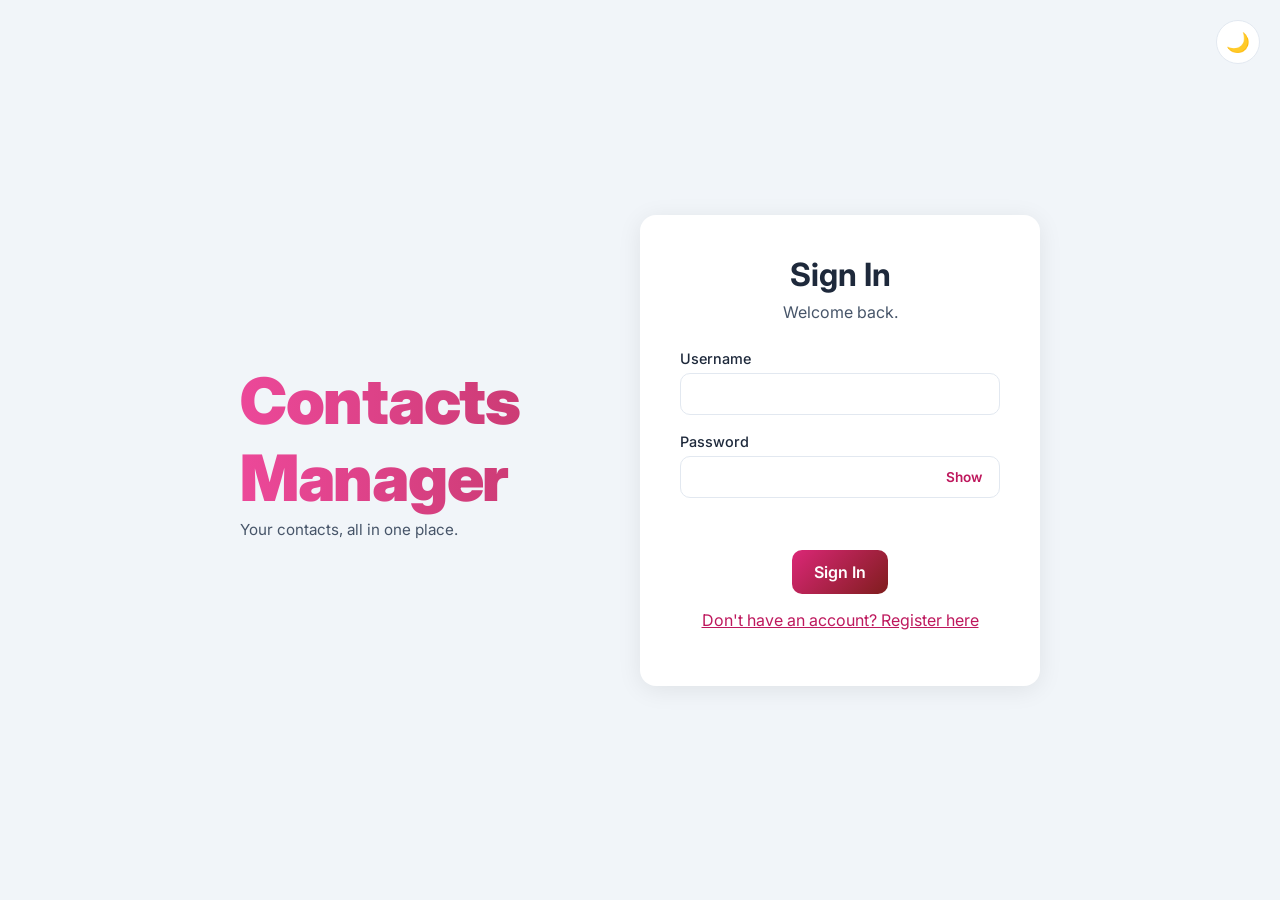
<file: index.html>
<!DOCTYPE html>
<html lang="en">
<head>
  <meta charset="UTF-8" />
  <meta name="viewport" content="width=device-width, initial-scale=1.0" />
  <title>Sign In - Contacts Manager</title>
  <link rel="stylesheet" href="css/style.css" />
  <link rel="preconnect" href="https://fonts.googleapis.com">
  <link rel="preconnect" href="https://fonts.gstatic.com" crossorigin>
  <link href="https://fonts.googleapis.com/css2?family=Inter:wght@400;500;600;700;800;900&display=swap" rel="stylesheet">
  <link rel="icon" href="data:image/svg+xml,<svg xmlns=%22http://www.w3.org/2000/svg%22 viewBox=%220 0 100 100%22><text y=%22.9em%22 font-size=%2290%22>⭐</text></svg>">
</head>
<body>
    <button type="button" id="theme-toggle" class="theme-toggle" aria-label="Switch to dark mode">🌙</button>
    <main class="center-container">
        <div class="brand">
          <h1 class="brand-title">Contacts Manager</h1>
          <p class="brand-tagline">Your contacts, all in one place.</p>
        </div>
        <div class="card" id="login-card">
            <h2>Sign In</h2>
            <p class="subtitle">Welcome back.</p>

            <form id="login-form">
            <div class="form-group">
                <label for="login">Username</label>
                <input type="text" id="login" name="login" autocomplete="username" />
            </div>

            <div class="form-group">
                <label for="password">Password</label>
                <div class="password-wrapper">
                <input type="password" id="password" name="password" autocomplete="current-password" />
                <button type="button" id="toggle-password" class="toggle-password-btn" aria-controls="password" aria-pressed="false">Show</button>
                </div>
            </div>

            <div id="form-message" role="status" aria-live="polite"></div>

            <button type="submit" class="button button-primary">Sign In</button>
            </form>

            <p><a href="register.html">Don't have an account? Register here</a></p>
        </div>
    </main>
    <script src="js/common.js"></script>
    <script src="js/auth.js"></script>
    <script>
        const themeToggle = document.getElementById("theme-toggle");
        const savedTheme = localStorage.getItem("theme");

        if (savedTheme === "dark") {
            document.documentElement.setAttribute("data-theme", "dark");
            themeToggle.textContent = "☀️";
            themeToggle.setAttribute("aria-label", "Switch to light mode");
        }

        themeToggle.addEventListener("click", function () {
            const isDark = document.documentElement.getAttribute("data-theme") === "dark";

            if (isDark) {
            document.documentElement.removeAttribute("data-theme");
            localStorage.setItem("theme", "light");
            themeToggle.textContent = "🌙";
            themeToggle.setAttribute("aria-label", "Switch to dark mode");
            } else {
            document.documentElement.setAttribute("data-theme", "dark");
            localStorage.setItem("theme", "dark");
            themeToggle.textContent = "☀️";
            themeToggle.setAttribute("aria-label", "Switch to light mode");
            }
        });
    </script>

    <script>
        const togglePassword = document.getElementById("toggle-password");
        const passwordInput = document.getElementById("password");

        togglePassword.addEventListener("click", function () {
            const isPassword = passwordInput.type === "password";
            passwordInput.type = isPassword ? "text" : "password";
            togglePassword.textContent = isPassword ? "Hide" : "Show";
            togglePassword.setAttribute("aria-pressed", String(isPassword));
        });
    </script>
</body>
</html>
</file>
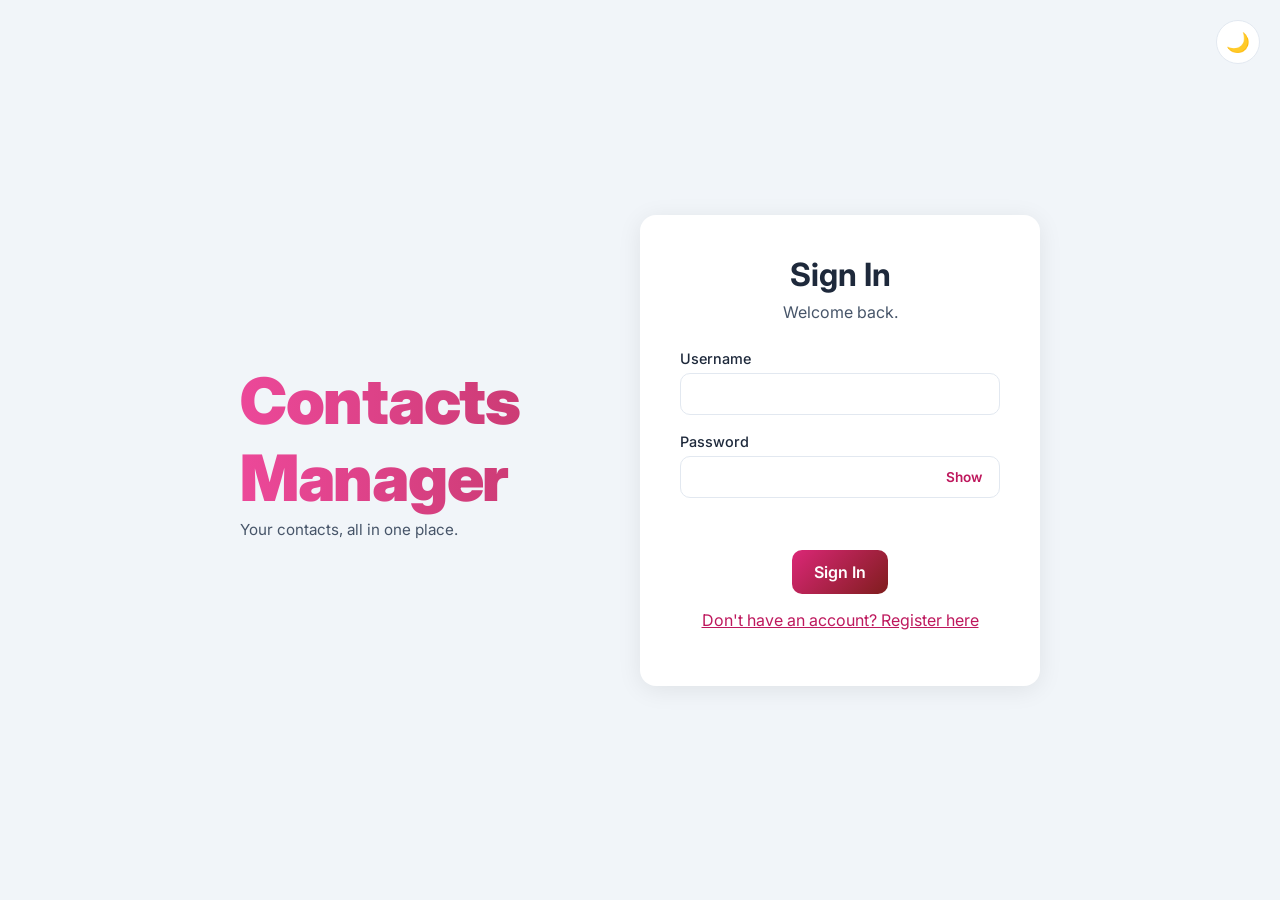
<file: account.html>
<!DOCTYPE html>
<html lang="en">
<head>
  <meta charset="UTF-8" />
  <meta name="viewport" content="width=device-width, initial-scale=1.0" />
  <title>Account - Contacts Manager</title>
  <link rel="stylesheet" href="css/style.css" />
  <link rel="preconnect" href="https://fonts.googleapis.com">
  <link rel="preconnect" href="https://fonts.gstatic.com" crossorigin>
  <link href="https://fonts.googleapis.com/css2?family=Inter:wght@400;500;600;700;800;900&display=swap" rel="stylesheet">
  <link rel="icon" href="data:image/svg+xml,<svg xmlns=%22http://www.w3.org/2000/svg%22 viewBox=%220 0 100 100%22><text y=%22.9em%22 font-size=%2290%22>⭐</text></svg>">
</head>
<body>

  <header class="topbar">
    <p class="topbar-title">Contacts Manager</p>
    <div class="topbar-right">
      <span id="welcome-message"></span>
      <button type="button" id="logout-button" class="button button-secondary">Log Out</button>
    </div>
  </header>

  <main class="page-content">
    <h1 class="page-title">Your account</h1>
    <p class="subtitle" id="account-summary"></p>

    <div id="forced-banner" class="notice" role="status" style="display: none;">
      <strong>Please choose a new password.</strong>
      An administrator reset your password. Enter the temporary password you were given, then pick a new one.
    </div>

    <section class="panel" id="profile-panel" aria-labelledby="profile-heading">
      <h2 id="profile-heading">Profile</h2>
      <div class="form-row">
        <div class="form-group">
          <label for="firstName">First Name</label>
          <input type="text" id="firstName" maxlength="50" autocomplete="given-name" />
        </div>
        <div class="form-group">
          <label for="lastName">Last Name</label>
          <input type="text" id="lastName" maxlength="50" autocomplete="family-name" />
        </div>
      </div>
      <div id="profile-message" class="form-message" role="alert"></div>
      <button type="button" id="save-profile-button" class="button button-primary">Save Profile</button>
    </section>

    <section class="panel" aria-labelledby="password-heading">
      <h2 id="password-heading">Change password</h2>
      <div class="form-group">
        <label for="current-password" id="current-password-label">Current Password</label>
        <input type="password" id="current-password" autocomplete="current-password" />
      </div>
      <div class="form-row">
        <div class="form-group">
          <label for="new-password">New Password</label>
          <input type="password" id="new-password" autocomplete="new-password" aria-describedby="password-hint" />
        </div>
        <div class="form-group">
          <label for="confirm-password">Confirm New Password</label>
          <input type="password" id="confirm-password" autocomplete="new-password" aria-describedby="password-hint" />
        </div>
      </div>
      <p class="field-hint" id="password-hint">At least 8 characters. Changing it signs you out on your other devices.</p>
      <div id="password-message" class="form-message" role="alert"></div>
      <button type="button" id="save-password-button" class="button button-primary">Change Password</button>
    </section>

    <section class="panel panel-danger" id="danger-panel" aria-labelledby="delete-heading">
      <h2 id="delete-heading">Delete account</h2>
      <p class="subtitle" id="delete-warning">Permanently deletes your account, your contacts and tags, and anything you shared.</p>
      <div class="form-group">
        <label for="delete-password">Type your password to confirm</label>
        <input type="password" id="delete-password" autocomplete="current-password" aria-describedby="delete-warning" />
      </div>
      <div id="delete-message" class="form-message" role="alert"></div>
      <button type="button" id="delete-account-button" class="button button-danger">Delete My Account</button>
    </section>
  </main>

  <script src="js/common.js"></script>
  <script src="js/account.js"></script>
  <script>
    const savedTheme = localStorage.getItem("theme");
    if (savedTheme === "dark") {
      document.documentElement.setAttribute("data-theme", "dark");
    }
  </script>
</body>
</html>
</file>
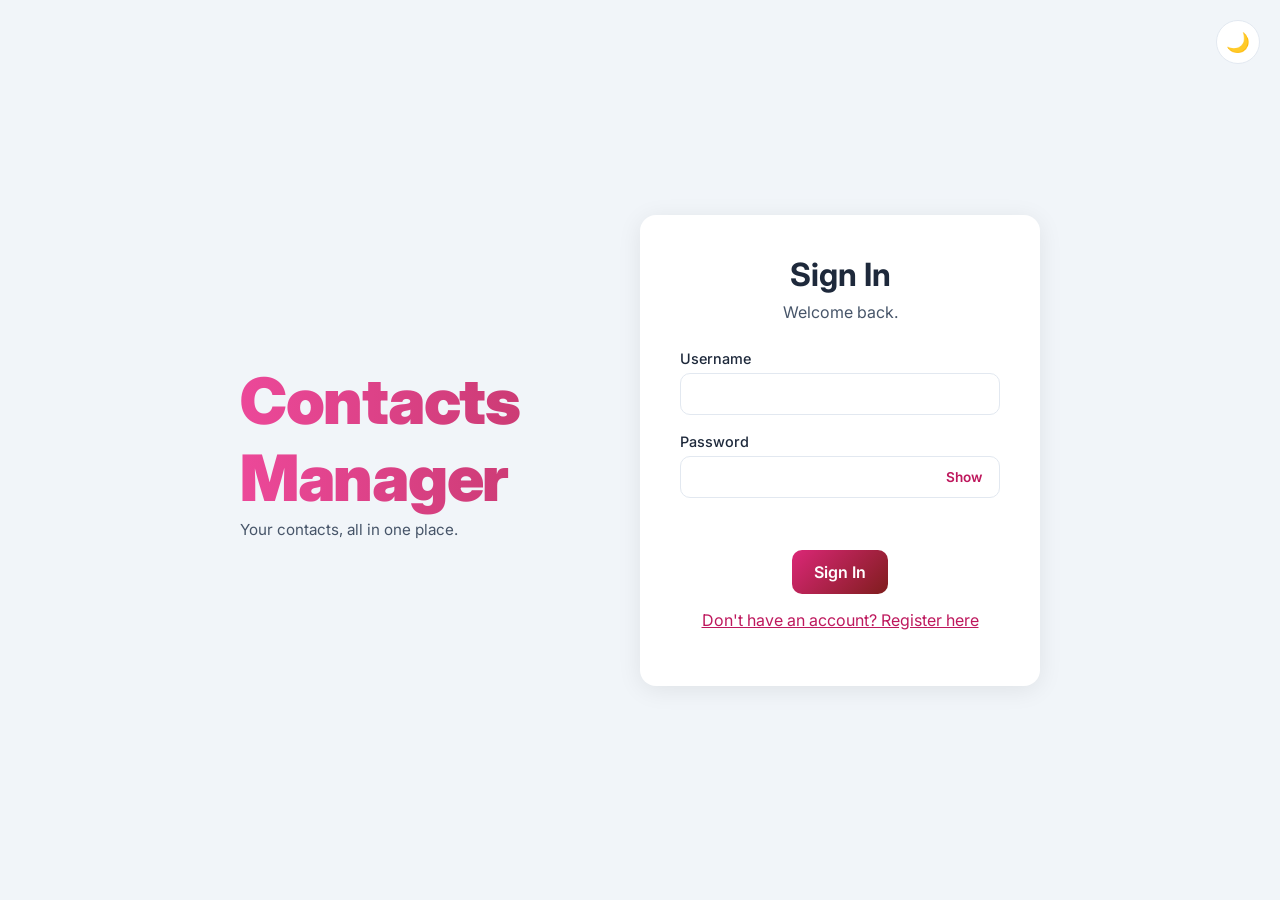
<file: admin.html>
<!DOCTYPE html>
<html lang="en">
<head>
  <meta charset="UTF-8" />
  <meta name="viewport" content="width=device-width, initial-scale=1.0" />
  <title>Admin - Contacts Manager</title>
  <link rel="stylesheet" href="css/style.css" />
  <link rel="preconnect" href="https://fonts.googleapis.com">
  <link rel="preconnect" href="https://fonts.gstatic.com" crossorigin>
  <link href="https://fonts.googleapis.com/css2?family=Inter:wght@400;500;600;700;800;900&display=swap" rel="stylesheet">
  <link rel="icon" href="data:image/svg+xml,<svg xmlns=%22http://www.w3.org/2000/svg%22 viewBox=%220 0 100 100%22><text y=%22.9em%22 font-size=%2290%22>⭐</text></svg>">  
</head>
<body>

  <header class="topbar">
    <h1 class="topbar-title">Admin Panel</h1>
    <div class="topbar-right">
      <span id="welcome-message"></span>
      <button type="button" id="logout-button" class="button button-secondary">Log Out</button>
    </div>
  </header>

  <main class="page-content">
    <div class="tabs" role="tablist" aria-label="Admin sections">
      <button type="button" role="tab" id="tab-users" aria-controls="panel-users" data-tab="users" aria-selected="true">Users</button>
      <button type="button" role="tab" id="tab-stats" aria-controls="panel-stats" data-tab="stats" aria-selected="false" tabindex="-1">Statistics</button>
      <button type="button" role="tab" id="tab-audit" aria-controls="panel-audit" data-tab="audit" aria-selected="false" tabindex="-1">Audit log</button>
    </div>

    <section id="panel-users" role="tabpanel" aria-labelledby="tab-users">
    <div class="search-row">
      <label for="search-input" class="visually-hidden">Search users</label>
      <input type="search" id="search-input" placeholder="Search users..." autocomplete="off" />
      <label for="sort-select" class="visually-hidden">Sort by</label>
      <select id="sort-select" class="button button-secondary">
        <option value="lastName">Last Name (A-Z)</option>
        <option value="firstName">First Name (A-Z)</option>
        <option value="recent">Recently Added</option>
      </select>
      <label for="role-filter" class="visually-hidden">Filter by role</label>
      <select id="role-filter" class="button button-secondary">
        <option value="all">All Roles</option>
        <option value="Admin">Admins Only</option>
        <option value="User">Regular Users</option>
      </select>
      <label for="status-filter" class="visually-hidden">Filter by status</label>
      <select id="status-filter" class="button button-secondary">
        <option value="all">Any Status</option>
        <option value="active">Active</option>
        <option value="disabled">Disabled</option>
        <option value="locked">Locked Out</option>
      </select>
      <button type="button" id="new-user-button" class="button button-primary">+ New User</button>
    </div>

    <p id="user-count" class="subtitle" aria-live="polite"></p>

    <section id="password-form" class="add-form" style="display: none;" aria-labelledby="password-form-heading">
      <h2 id="password-form-heading" class="visually-hidden">Change Password</h2>
      <div class="form-group">
        <label for="new-password">New Password</label>
        <input type="password" id="new-password" autocomplete="new-password" placeholder="Leave empty to generate a temporary password" />
      </div>
      <label class="checkbox"><input type="checkbox" id="must-change-password" checked /> Ask them to choose a new password at next sign-in</label>
      <div id="password-message" class="form-message" role="alert" aria-live="polite"></div>
      <div class="form-actions">
        <button type="button" id="save-password-button" class="button button-primary">Save Password</button>
        <button type="button" id="cancel-password-button" class="button button-secondary">Cancel</button>
      </div>
    </section>

    <div id="users-list"></div>
    </section>

    <section id="panel-stats" role="tabpanel" aria-labelledby="tab-stats" style="display: none;">
      <div id="stat-tiles" class="stats" role="group" aria-label="Summary"></div>
      <div class="chart-grid">
        <div class="chart-card"><h2>Sign-ins, last 14 days</h2><div id="chart-logins"></div></div>
        <div class="chart-card"><h2>New accounts, last 30 days</h2><div id="chart-signups"></div></div>
        <div class="chart-card"><h2>Contacts added, last 30 days</h2><div id="chart-contacts"></div></div>
        <div class="chart-card"><h2>Most contacts</h2><div id="chart-top-users"></div></div>
      </div>
      <div class="chart-card"><h2>Most common actions, last 7 days</h2><div id="chart-actions"></div></div>
    </section>

    <section id="panel-audit" role="tabpanel" aria-labelledby="tab-audit" style="display: none;">
      <div class="search-row">
        <label for="audit-search" class="visually-hidden">Search the audit log</label>
        <input type="search" id="audit-search" placeholder="Search text, username or IP..." autocomplete="off" />
        <label for="audit-action" class="visually-hidden">Filter by action</label>
        <select id="audit-action" class="button button-secondary">
          <option value="">All Actions</option>
        </select>
      </div>
      <div id="audit-list" class="audit-list"></div>
      <div class="pagination">
        <button type="button" id="audit-prev" aria-label="Newer entries" class="button button-secondary button-small">&larr; Newer</button>
        <span id="audit-page" aria-live="polite"></span>
        <button type="button" id="audit-next" aria-label="Older entries" class="button button-secondary button-small">Older &rarr;</button>
      </div>
    </section>
  </main>

  <!-- Create a user or admin -->
  <div id="new-user-modal" class="modal-overlay" style="display: none;">
    <div class="modal-box modal-wide" role="dialog" aria-modal="true" aria-labelledby="new-user-title">
      <h2 id="new-user-title" class="modal-title">New user</h2>
      <div class="form-row">
        <div class="form-group"><label for="nu-firstName">First Name</label><input type="text" id="nu-firstName" autocomplete="off" /></div>
        <div class="form-group"><label for="nu-lastName">Last Name</label><input type="text" id="nu-lastName" autocomplete="off" /></div>
      </div>
      <div class="form-row">
        <div class="form-group"><label for="nu-login">Username</label><input type="text" id="nu-login" autocomplete="off" /></div>
        <div class="form-group">
          <label for="nu-role">Role</label>
          <select id="nu-role"><option value="User">User</option><option value="Admin">Admin</option></select>
        </div>
      </div>
      <div class="form-group">
        <label for="nu-password">Initial Password</label>
        <input type="text" id="nu-password" autocomplete="off" />
      </div>
      <label class="checkbox"><input type="checkbox" id="nu-must-change" checked /> Ask them to choose their own password at first sign-in</label>
      <div id="new-user-message" class="form-message" role="alert"></div>
      <div class="modal-actions">
        <button type="button" id="new-user-save" class="button button-primary">Create</button>
        <button type="button" id="new-user-cancel" class="button button-secondary">Cancel</button>
      </div>
    </div>
  </div>

  <div id="confirm-modal" class="modal-overlay" style="display: none;">
    <div class="modal-box" role="alertdialog" aria-modal="true" aria-labelledby="confirm-message">
      <h2 id="confirm-message" class="modal-message"></h2>
      <div class="modal-actions">
        <button id="confirm-yes-button" class="button button-primary">Disable</button>
        <button id="confirm-no-button" class="button button-secondary">Cancel</button>
      </div>
    </div>
  </div>

  <script src="js/common.js"></script>
  <script src="js/admin.js"></script>
  <script src="js/admin-dashboard.js"></script>
  <script>
    const savedTheme = localStorage.getItem("theme");
    if (savedTheme === "dark") {
      document.documentElement.setAttribute("data-theme", "dark");
    }
  </script>
</body>
</html>
</file>
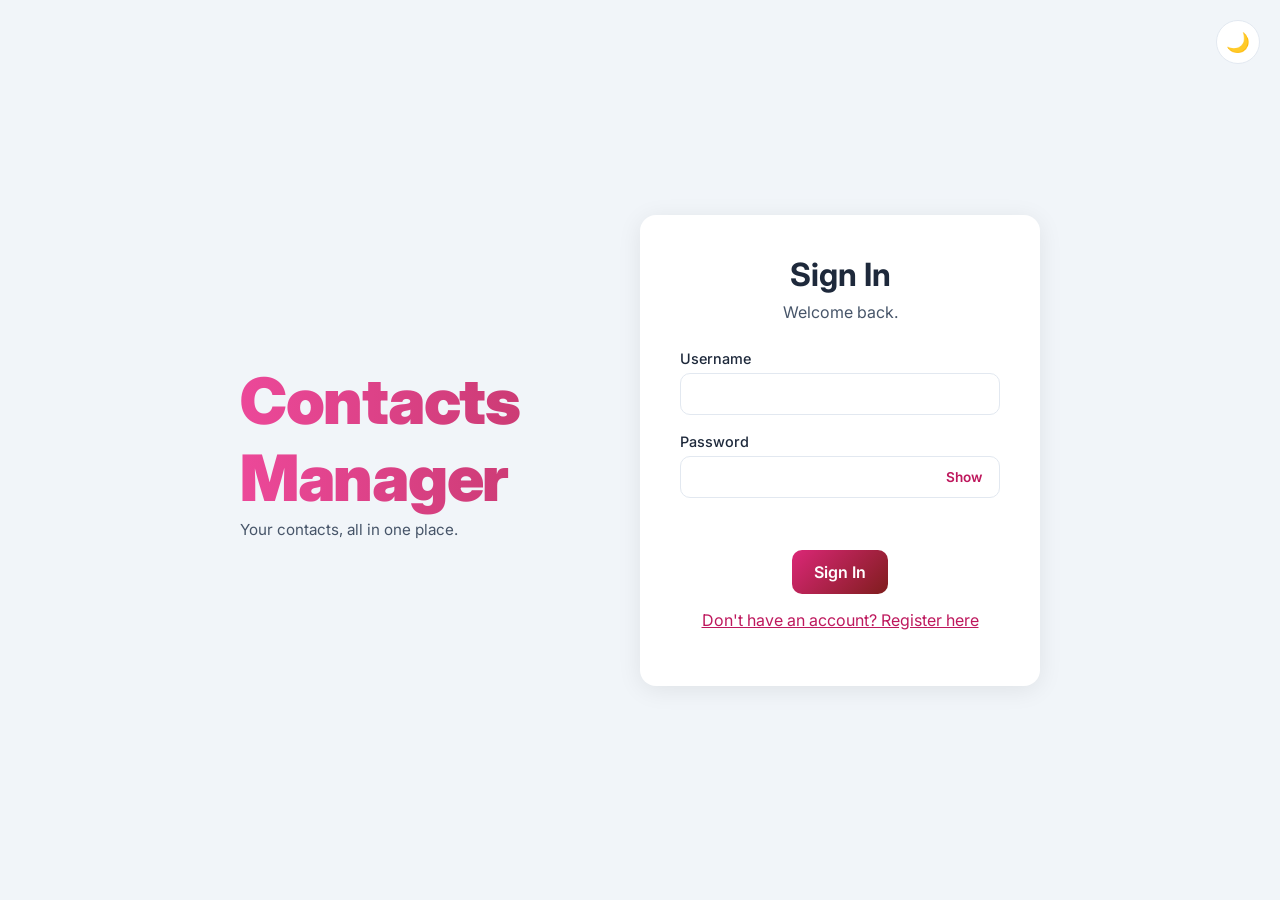
<file: contacts.html>
<!DOCTYPE html>
<html lang="en">
<head>
  <meta charset="UTF-8" />
  <meta name="viewport" content="width=device-width, initial-scale=1.0" />
  <title>My Contacts</title>
  <link rel="stylesheet" href="css/style.css" />
  <link rel="preconnect" href="https://fonts.googleapis.com">
  <link rel="preconnect" href="https://fonts.gstatic.com" crossorigin>
  <link href="https://fonts.googleapis.com/css2?family=Inter:wght@400;500;600;700;800;900&display=swap" rel="stylesheet">
  <link rel="icon" href="data:image/svg+xml,<svg xmlns=%22http://www.w3.org/2000/svg%22 viewBox=%220 0 100 100%22><text y=%22.9em%22 font-size=%2290%22>⭐</text></svg>">
</head>
<body>

  <header class="topbar">
    <h1 class="topbar-title">Contacts Manager</h1>
    <div class="topbar-right">
      <span id="welcome-message"></span>
      <button type="button" id="logout-button" class="button button-secondary">Log Out</button>
    </div>
  </header>

  <main class="page-content">
    <div class="search-row">
      <label for="search-input" class="visually-hidden">Search contacts</label>
      <input type="search" id="search-input" placeholder="Search contacts..." />
      <label for="sort-select" class="visually-hidden">Sort by</label>
      <select id="sort-select" class="button button-secondary">
        <option value="lastName">Last Name (A-Z)</option>
        <option value="firstName">First Name (A-Z)</option>
        <option value="recent">Recently Added</option>
      </select>
      <button type="button" id="add-contact-button" class="button button-primary" aria-controls="add-contact-form" aria-expanded="false">+ Add Contact</button>
    </div>

    <div class="view-row">
      <div class="segmented" id="view-buttons" role="group" aria-label="Which contacts">
        <button type="button" data-view="all" aria-pressed="true">All</button>
        <button type="button" data-view="mine" aria-pressed="false">Mine</button>
        <button type="button" data-view="shared" aria-pressed="false">Shared with me</button>
        <button type="button" data-view="favorites" aria-pressed="false">&#9733; Favorites</button>
      </div>
      <div class="view-actions">
        <button type="button" id="manage-tags-button" class="button button-secondary button-small">Tags</button>
        <button type="button" id="import-button" class="button button-secondary button-small">Import CSV</button>
        <a href="/api/ExportContacts.php" class="button button-secondary button-small" download>Export CSV</a>
      </div>
    </div>

    <div id="tag-filter" class="chips" role="group" aria-label="Filter by tag"></div>

    <p id="contact-count" class="subtitle" aria-live="polite"></p>

    <section id="add-contact-form" class="add-form" style="display: none;" aria-labelledby="add-contact-heading">
      <h2 id="add-contact-heading" class="visually-hidden">Add Contact</h2>
      <div class="form-row">
        <div class="form-group">
          <label for="new-firstName">First Name</label>
          <input type="text" id="new-firstName" autocomplete="off" />
        </div>
        <div class="form-group">
          <label for="new-lastName">Last Name</label>
          <input type="text" id="new-lastName" autocomplete="off" />
        </div>
      </div>
      <div class="form-row">
        <div class="form-group">
          <label for="new-cell">Phone</label>
          <input type="tel" id="new-cell" autocomplete="off" />
        </div>
        <div class="form-group">
          <label for="new-email">Email</label>
          <input type="email" id="new-email" autocomplete="off" />
        </div>
      </div>
      <div class="form-row">
        <div class="form-group">
          <label for="new-company">Company</label>
          <input type="text" id="new-company" autocomplete="off" />
        </div>
        <div class="form-group">
          <label for="new-jobTitle">Job Title</label>
          <input type="text" id="new-jobTitle" autocomplete="off" />
        </div>
      </div>
      <div class="form-row">
        <div class="form-group">
          <label for="new-address">Address</label>
          <input type="text" id="new-address" autocomplete="off" />
        </div>
        <div class="form-group">
          <label for="new-birthday">Birthday</label>
          <input type="date" id="new-birthday" min="1900-01-01" />
        </div>
      </div>
      <div class="form-group">
        <label for="new-notes">Notes</label>
        <textarea id="new-notes" rows="3" maxlength="2000"></textarea>
      </div>
      <div class="form-group" id="tag-picker-group">
        <span class="label">Tags</span>
        <div id="tag-picker" class="tag-picker"></div>
      </div>
      <div class="form-group">
        <label for="new-photo">Photo</label>
        <div class="photo-row">
          <span id="photo-preview"></span>
          <input type="file" id="new-photo" accept="image/jpeg,image/png,image/webp,image/gif" />
          <button type="button" id="remove-photo-button" class="button button-secondary button-small" style="display: none;">Remove photo</button>
        </div>
      </div>
      <div id="add-contact-message" class="form-message" role="alert"></div>
      <div class="form-actions">
        <button id="save-contact-button" class="button button-primary">Save Contact</button>
        <button id="cancel-add-button" class="button button-secondary">Cancel</button>
      </div>
    </section>

    <div id="contacts-list"></div>
  </main>

  <div id="confirm-modal" class="modal-overlay" style="display: none;">
    <div class="modal-box" role="alertdialog" aria-modal="true" aria-labelledby="confirm-message">
      <h2 id="confirm-message" class="modal-message"></h2>
      <div class="modal-actions">
        <button id="confirm-yes-button" class="button button-primary">Delete</button>
        <button id="confirm-no-button" class="button button-secondary">Cancel</button>
      </div>
    </div>
  </div>

  <!-- Share a contact with another user -->
  <div id="share-modal" class="modal-overlay" style="display: none;">
    <div class="modal-box modal-wide" role="dialog" aria-modal="true" aria-labelledby="share-title">
      <h2 id="share-title" class="modal-title">Share contact</h2>
      <div class="form-row">
        <div class="form-group">
          <label for="share-login">Username</label>
          <input type="text" id="share-login" placeholder="their username" autocomplete="off" />
        </div>
        <div class="form-group">
          <label for="share-permission">Access</label>
          <select id="share-permission">
            <option value="view">View only</option>
            <option value="edit">Can edit</option>
          </select>
        </div>
      </div>
      <div id="share-message" class="form-message" role="alert"></div>
      <div id="share-list" class="share-list"></div>
      <div class="modal-actions">
        <button type="button" id="share-save-button" class="button button-primary">Share</button>
        <button type="button" id="share-close-button" class="button button-secondary">Done</button>
      </div>
    </div>
  </div>

  <!-- Import contacts from a CSV file -->
  <div id="import-modal" class="modal-overlay" style="display: none;">
    <div class="modal-box modal-wide" role="dialog" aria-modal="true" aria-labelledby="import-title" aria-describedby="import-help">
      <h2 id="import-title" class="modal-title">Import contacts</h2>
      <p class="modal-text" id="import-help">Choose a .csv file whose first row has headings such as First Name, Last Name,
        Phone, Email, Company, Job Title, Address, Birthday (YYYY-MM-DD), Notes and Tags (separated by ;).
        A file from Export CSV works as-is.</p>
      <label for="import-file" class="visually-hidden">CSV file</label>
      <input type="file" id="import-file" accept=".csv,text/csv" />
      <div id="import-message" class="form-message" role="alert"></div>
      <div class="modal-actions">
        <button type="button" id="import-save-button" class="button button-primary">Import</button>
        <button type="button" id="import-close-button" class="button button-secondary">Close</button>
      </div>
    </div>
  </div>

  <!-- Create, rename, recolor and delete tags -->
  <div id="tags-modal" class="modal-overlay" style="display: none;">
    <div class="modal-box modal-wide" role="dialog" aria-modal="true" aria-labelledby="tags-title">
      <h2 id="tags-title" class="modal-title">Your tags</h2>
      <div class="form-row">
        <div class="form-group">
          <label for="new-tag-name">New tag</label>
          <input type="text" id="new-tag-name" maxlength="40" placeholder="e.g. Family" autocomplete="off" />
        </div>
        <div class="form-group tag-color-group">
          <label for="new-tag-color">Color</label>
          <input type="color" id="new-tag-color" value="#ec4899" />
        </div>
      </div>
      <div id="tags-message" class="form-message" role="alert"></div>
      <div id="tag-list" class="tag-list"></div>
      <div class="modal-actions">
        <button type="button" id="add-tag-button" class="button button-primary">Add tag</button>
        <button type="button" id="tags-close-button" class="button button-secondary">Done</button>
      </div>
    </div>
  </div>

  <script src="js/common.js"></script>
  <script src="js/contacts.js"></script>
  <script>
    const savedTheme = localStorage.getItem("theme");
    if (savedTheme === "dark") {
      document.documentElement.setAttribute("data-theme", "dark");
    }
  </script>
</body>
</html>
</file>
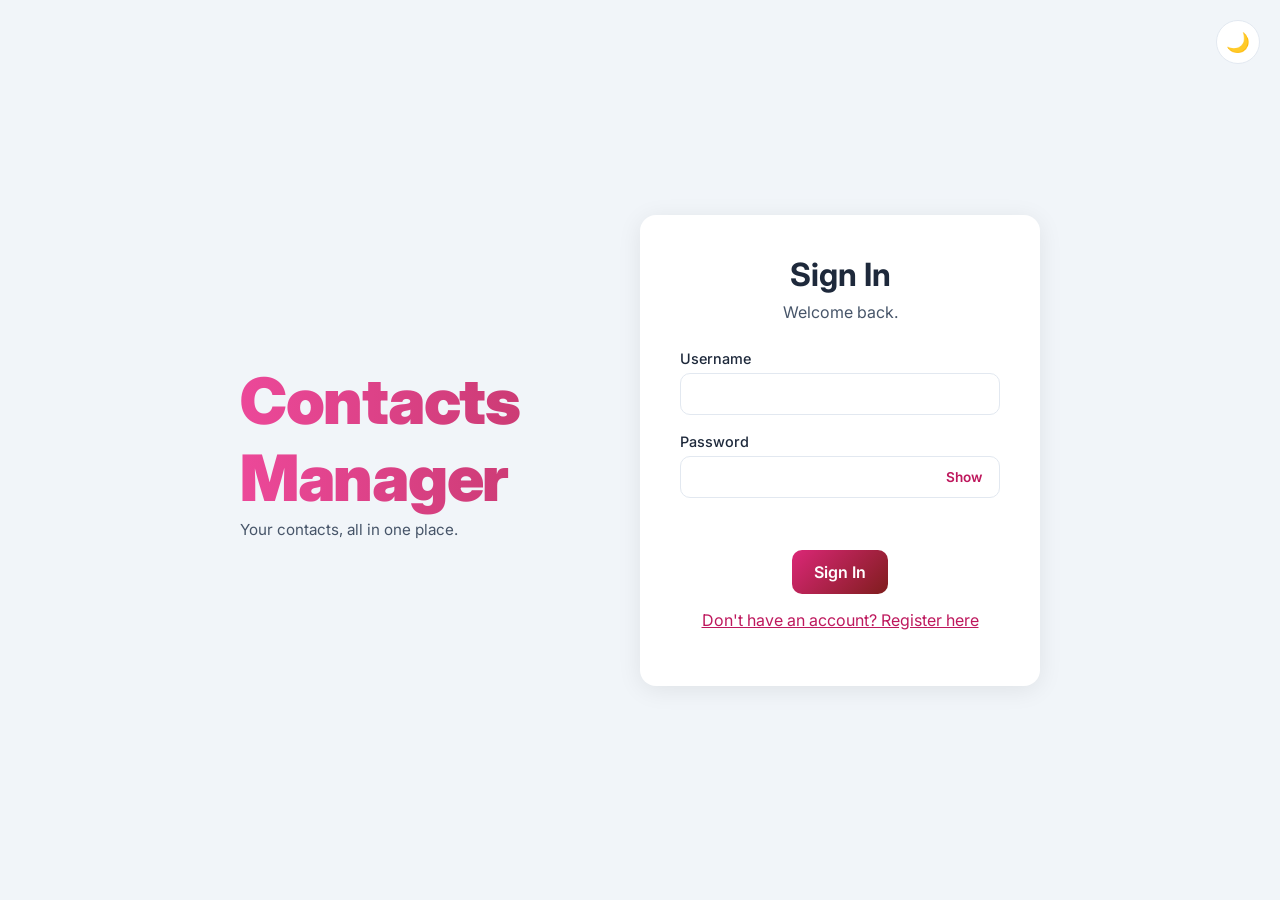
<file: dashboard.html>
<!DOCTYPE html>
<html lang="en">
<head>
  <meta charset="UTF-8" />
  <meta name="viewport" content="width=device-width, initial-scale=1.0" />
  <title>Dashboard - Contacts Manager</title>
  <link rel="stylesheet" href="css/style.css" />
  <link rel="preconnect" href="https://fonts.googleapis.com">
  <link rel="preconnect" href="https://fonts.gstatic.com" crossorigin>
  <link href="https://fonts.googleapis.com/css2?family=Inter:wght@400;500;600;700;800;900&display=swap" rel="stylesheet">
  <link rel="icon" href="data:image/svg+xml,<svg xmlns=%22http://www.w3.org/2000/svg%22 viewBox=%220 0 100 100%22><text y=%22.9em%22 font-size=%2290%22>⭐</text></svg>">
</head>
<body>

  <header class="topbar">
    <p class="topbar-title">Contacts Manager</p>
    <div class="topbar-right">
      <span id="welcome-message"></span>
      <button type="button" id="logout-button" class="button button-secondary">Log Out</button>
    </div>
  </header>

  <main class="page-content">
    <h1 id="greeting" class="page-title">Dashboard</h1>
    <p class="subtitle" id="today"></p>

    <div class="stats" role="group" aria-label="Summary">
      <a class="stat" href="contacts.html"><div class="stat-value" id="count-contacts">-</div><div class="stat-label">My contacts</div></a>
      <a class="stat" href="contacts.html"><div class="stat-value" id="count-favorites">-</div><div class="stat-label">Favorites</div></a>
      <a class="stat" href="contacts.html"><div class="stat-value" id="count-shared-with-me">-</div><div class="stat-label">Shared with me</div></a>
      <a class="stat" href="contacts.html"><div class="stat-value" id="count-shared-by-me">-</div><div class="stat-label">I've shared</div></a>
    </div>

    <div class="dashboard-grid">
      <section class="panel" aria-labelledby="birthdays-heading">
        <h2 id="birthdays-heading">Upcoming birthdays <span class="subtitle">(next 30 days)</span></h2>
        <ul id="birthdays" class="simple-list"><li>Loading...</li></ul>
      </section>
      <section class="panel" aria-labelledby="recent-heading">
        <h2 id="recent-heading">Recently added</h2>
        <ul id="recent-contacts" class="simple-list"><li>Loading...</li></ul>
      </section>
    </div>

    <section class="panel" aria-labelledby="activity-heading">
      <h2 id="activity-heading">Activity</h2>
      <ul id="activity" class="activity-list"><li>Loading...</li></ul>
      <button type="button" id="more-activity" class="button button-secondary button-small" style="display: none;">Show more</button>
    </section>
  </main>

  <script src="js/common.js"></script>
  <script src="js/dashboard.js"></script>
  <script>
    const savedTheme = localStorage.getItem("theme");
    if (savedTheme === "dark") {
      document.documentElement.setAttribute("data-theme", "dark");
    }
  </script>
</body>
</html>
</file>
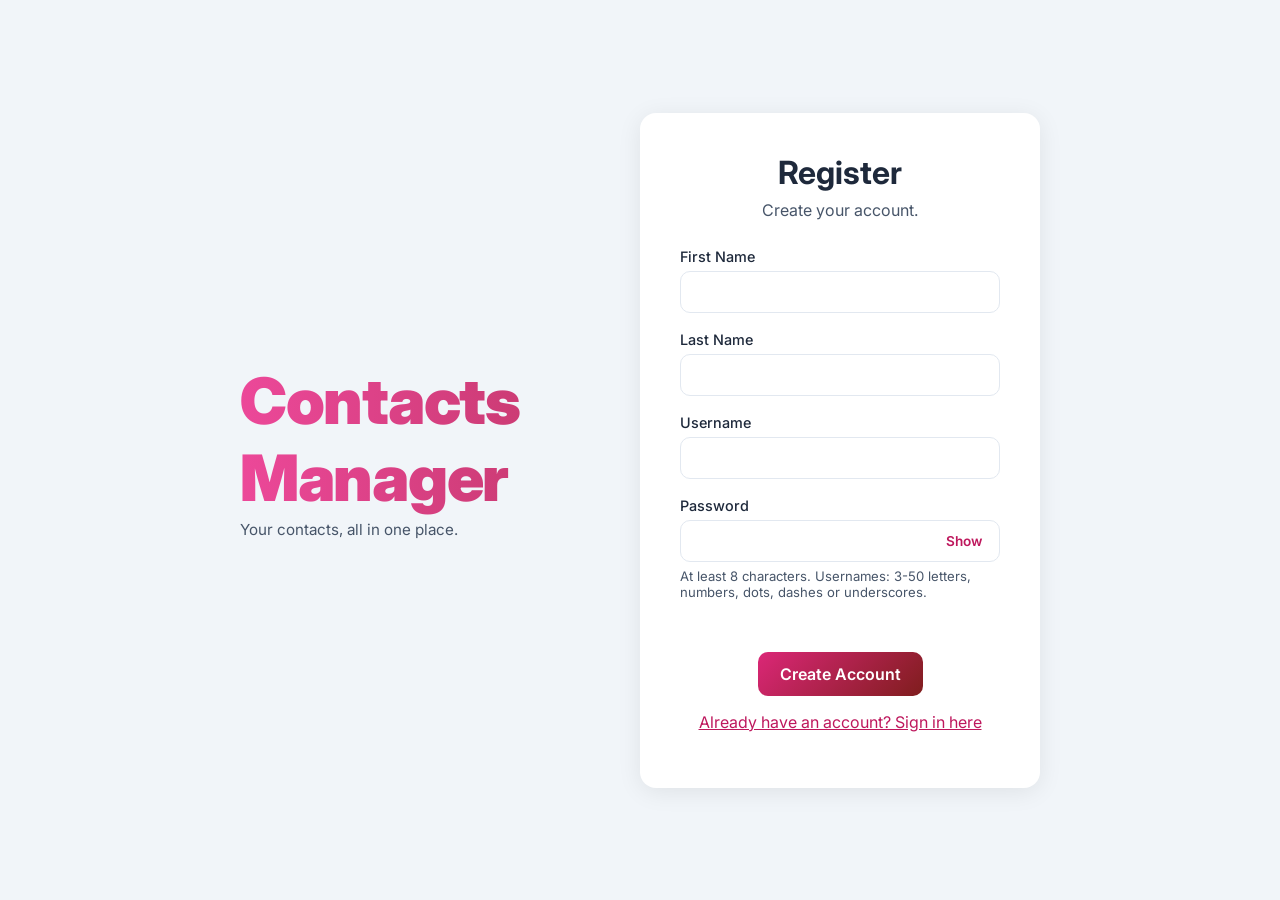
<file: register.html>
<!DOCTYPE html>
<html lang="en">
<head>
  <meta charset="UTF-8" />
  <meta name="viewport" content="width=device-width, initial-scale=1.0" />
  <title>Register - Contacts Manager</title>
  <link rel="stylesheet" href="css/style.css" />
  <link rel="preconnect" href="https://fonts.googleapis.com">
  <link rel="preconnect" href="https://fonts.gstatic.com" crossorigin>
  <link href="https://fonts.googleapis.com/css2?family=Inter:wght@400;500;600;700;800;900&display=swap" rel="stylesheet">
  <link rel="icon" href="data:image/svg+xml,<svg xmlns=%22http://www.w3.org/2000/svg%22 viewBox=%220 0 100 100%22><text y=%22.9em%22 font-size=%2290%22>⭐</text></svg>">
</head>
<body>
    <main class="center-container">
        <div class="brand">
          <h1 class="brand-title">Contacts Manager</h1>
          <p class="brand-tagline">Your contacts, all in one place.</p>
        </div>
        <div class="card" id="register-card">
            <h2>Register</h2>
            <p class="subtitle">Create your account.</p>

            <form id="register-form">
            <div class="form-group">
                <label for="firstName">First Name</label>
                <input type="text" id="firstName" name="firstName" autocomplete="given-name" />
            </div>

            <div class="form-group">
                <label for="lastName">Last Name</label>
                <input type="text" id="lastName" name="lastName" autocomplete="family-name" />
            </div>

            <div class="form-group">
                <label for="login">Username</label>
                <input type="text" id="login" name="login" autocomplete="username" />
            </div>

            <div class="form-group">
                <label for="password">Password</label>
                <div class="password-wrapper">
                <input type="password" id="password" name="password" autocomplete="new-password" />
                <button type="button" id="toggle-password" class="toggle-password-btn" aria-controls="password" aria-pressed="false">Show</button>
                </div>
                <p class="field-hint">At least 8 characters. Usernames: 3-50 letters, numbers, dots, dashes or underscores.</p>
            </div>

            <div id="form-message" role="status" aria-live="polite"></div>

            <button type="submit" class="button button-primary">Create Account</button>
            </form>

            <p><a href="login.html">Already have an account? Sign in here</a></p>
        </div>
    </main>
    <script src="js/common.js"></script>
    <script src="js/auth.js"></script>
    <script>
        const savedTheme = localStorage.getItem("theme");
        if (savedTheme === "dark") {
            document.documentElement.setAttribute("data-theme", "dark");
        }
    </script>
    <script>
        const togglePassword = document.getElementById("toggle-password");
        const passwordInput = document.getElementById("password");

        togglePassword.addEventListener("click", function () {
            const isPassword = passwordInput.type === "password";
            passwordInput.type = isPassword ? "text" : "password";
            togglePassword.textContent = isPassword ? "Hide" : "Show";
            togglePassword.setAttribute("aria-pressed", String(isPassword));
        });
    </script>
</body>
</html>
</file>
<file: css/style.css>
:root {
  --color-primary: #ec4899;
  --color-primary-dark: #7f1d1d;
  --color-bg: #f1f5f9;
  --color-card: #ffffff;
  --color-text: #1e293b;
  --color-muted: #475569;
  --color-border: #e2e8f0;
  --color-link: #be185d;
  --color-error: #dc2626;
  --color-success: #15803d;
  --color-star: #b45309;
  --radius: 16px;
  --radius-sm: 10px;
}

:root[data-theme="dark"] {
  --color-bg: #0f172a;
  --color-card: #1e293b;
  --color-text: #f1f5f9;
  --color-muted: #94a3b8;
  --color-border: #334155;
  --color-link: #f472b6;
  --color-error: #f87171;
  --color-success: #4ade80;
  --color-star: #fbbf24;
}

.theme-toggle {
  position: fixed;
  top: 20px;
  right: 20px;
  background: var(--color-card);
  border: 1px solid var(--color-border);
  border-radius: 50%;
  width: 44px;
  height: 44px;
  font-size: 1.2rem;
  cursor: pointer;
}

:focus-visible {
  outline: 3px solid var(--color-link);
  outline-offset: 2px;
}

.visually-hidden {
  position: absolute;
  width: 1px;
  height: 1px;
  padding: 0;
  margin: -1px;
  overflow: hidden;
  clip: rect(0, 0, 0, 0);
  white-space: nowrap;
  border: 0;
}

* {
  box-sizing: border-box;
}

body {
  margin: 0;
  font-family: "Inter", Arial, sans-serif;
  background: var(--color-bg);
  color: var(--color-text);
}

.center-container {
  min-height: 100vh;
  display: flex;
  align-items: center;
  justify-content: center;
  gap: 80px;
  padding: 20px;
}

.brand {
  text-align: left;
  max-width: 320px;
}

.brand-title {
  font-size: 4rem;
  font-weight: 900;
  letter-spacing: -0.02em;
  margin: 0 0 4px;
  background: linear-gradient(270deg, #ec4899, #7f1d1d, #ec4899);
  background-size: 600% 600%;
  -webkit-background-clip: text;
  background-clip: text;
  color: transparent;
  animation: gradientShift 10s ease infinite;
}

@keyframes gradientShift {
  0% { background-position: 0% 50%; }
  50% { background-position: 100% 50%; }
  100% { background-position: 0% 50%; }
}

.brand-tagline {
  color: var(--color-muted);
  margin: 0;
  font-size: 0.95rem;
}

.card {
  background: var(--color-card);
  border-radius: var(--radius);
  box-shadow: 0 4px 24px rgba(0, 0, 0, 0.08);
  padding: 40px;
  width: 100%;
  max-width: 400px;
  text-align: center;
}

h1,
.card h2 {
  margin: 0 0 8px;
}

.card h2 {
  font-size: 2em;
}

.subtitle {
  margin: 0 0 28px;
  color: var(--color-muted);
}

.button-group {
  display: flex;
  flex-direction: column;
  gap: 12px;
}

.button {
  display: inline-block;
  padding: 12px 22px;
  border-radius: var(--radius-sm);
  font-size: 1rem;
  font-weight: 600;
  font-family: inherit;
  text-decoration: none;
  border: none;
  cursor: pointer;
  transition: background 0.15s ease, transform 0.05s ease;
}

.button:active {
  transform: scale(0.98);
}

.button-primary {
  background: linear-gradient(135deg, #db2777, #7f1d1d);
  color: white;
  transition: filter 0.15s ease, transform 0.05s ease;
}

.button-primary:hover {
  filter: brightness(1.1);
}

.button-secondary {
  background: var(--color-bg);
  color: var(--color-text);
  border: 1px solid var(--color-border);
}

.button-secondary:hover {
  background: var(--color-border);
}

.form-group {
  margin-bottom: 18px;
  text-align: left;
}

.form-group label {
  display: block;
  margin-bottom: 6px;
  font-size: 0.9rem;
  font-weight: 500;
}

.form-group input[type="text"],
.form-group input[type="password"],
.form-group input[type="tel"],
.form-group input[type="email"] {
  width: 100%;
  padding: 10px 14px;
  border: 1px solid var(--color-border);
  border-radius: var(--radius-sm);
  background: var(--color-card);
  color: var(--color-text);
  font-size: 1rem;
  font-family: inherit;
}

.form-group input:focus {
  outline: none;
  border-color: var(--color-primary);
  box-shadow: 0 0 0 3px rgba(236, 72, 153, 0.15);
}

#form-message {
  min-height: 20px;
  font-size: 0.9rem;
  margin-bottom: 14px;
}

.topbar {
  display: flex;
  justify-content: space-between;
  align-items: center;
  padding: 16px 24px;
  background: var(--color-card);
  border-bottom: 1px solid var(--color-border);
}

.topbar h1 {
  margin: 0;
}

.topbar-right {
  display: flex;
  align-items: center;
  gap: 16px;
}

.page-content {
  max-width: 800px;
  margin: 24px auto;
  padding: 0 16px;
}

.search-row {
  display: flex;
  gap: 12px;
  margin-bottom: 20px;
}

.search-row input {
  flex: 1;
  padding: 10px 14px;
  border: 1px solid var(--color-border);
  border-radius: var(--radius-sm);
  background: var(--color-card);
  color: var(--color-text);
  font-size: 1rem;
  font-family: inherit;
}

.search-row input:focus {
  outline: none;
  border-color: var(--color-primary);
  box-shadow: 0 0 0 3px rgba(236, 72, 153, 0.15);
}

.contact-card,
.user-card {
  background: var(--color-card);
  border: 1px solid var(--color-border);
  border-radius: var(--radius);
  padding: 18px 20px;
  margin-bottom: 10px;
  display: flex;
  justify-content: space-between;
  align-items: center;
  transition: box-shadow 0.15s ease;
}

.contact-card:hover,
.user-card:hover {
  box-shadow: 0 2px 10px rgba(0, 0, 0, 0.06);
}

.contact-info h2,
.user-info h2 {
  margin: 0 0 4px;
  font-size: 1.05rem;
}

.contact-info p,
.user-info p {
  margin: 0;
  color: var(--color-muted);
  font-size: 0.9rem;
}

.contact-actions,
.user-actions {
  display: flex;
  gap: 8px;
}

.contact-actions button,
.user-actions button {
  padding: 7px 14px;
  font-size: 0.85rem;
  font-family: inherit;
  border: 1px solid var(--color-border);
  border-radius: var(--radius-sm);
  background: var(--color-card);
  color: var(--color-text);
  cursor: pointer;
  transition: background 0.15s ease;
}

.contact-actions button:hover,
.user-actions button:hover {
  background: var(--color-bg);
}

.add-form {
  background: var(--color-card);
  border: 1px solid var(--color-border);
  border-radius: var(--radius);
  padding: 22px;
  margin-bottom: 20px;
}

.form-actions {
  display: flex;
  gap: 10px;
}

.badge {
  display: inline-block;
  padding: 2px 10px;
  border-radius: 999px;
  font-size: 0.75rem;
  font-weight: 600;
  margin-left: 8px;
}

.badge-admin {
  background: #fce7f3;
  color: #7f1d1d;
}

.badge-disabled {
  background: #fee2e2;
  color: #b91c1c;
}

.success-state {
  padding: 10px 0;
}

.success-icon {
  width: 56px;
  height: 56px;
  margin: 0 auto 16px;
  border-radius: 50%;
  background: var(--color-primary);
  color: white;
  font-size: 1.75rem;
  display: flex;
  align-items: center;
  justify-content: center;
}

.error-state {
  padding: 10px 0;
}

.error-icon {
  width: 56px;
  height: 56px;
  margin: 0 auto 16px;
  border-radius: 50%;
  background: #dc2626;
  color: white;
  font-size: 1.75rem;
  display: flex;
  align-items: center;
  justify-content: center;
}

.form-row {
  display: flex;
  gap: 12px;
}

.form-row .form-group {
  flex: 1;
}

.topbar-title {
  font-size: 1.5rem;
  font-weight: 900;
  letter-spacing: -0.02em;
  margin: 0;
  background: linear-gradient(270deg, #ec4899, #7f1d1d, #ec4899);
  background-size: 600% 600%;
  -webkit-background-clip: text;
  background-clip: text;
  color: transparent;
  animation: gradientShift 10s ease infinite;
}

.modal-overlay {
  position: fixed;
  top: 0;
  left: 0;
  right: 0;
  bottom: 0;
  background: rgba(0, 0, 0, 0.4);
  display: flex;
  align-items: center;
  justify-content: center;
  z-index: 1000;
}

.modal-box {
  background: var(--color-card);
  border-radius: var(--radius);
  padding: 28px;
  max-width: 360px;
  width: 100%;
  text-align: center;
  box-shadow: 0 4px 24px rgba(0, 0, 0, 0.15);
}

.modal-box p,
.modal-box .modal-message {
  margin: 0 0 20px;
  font-size: 1rem;
  font-weight: 400;
}

.modal-actions {
  display: flex;
  gap: 10px;
  justify-content: center;
}

.form-message {
  min-height: 20px;
  font-size: 0.9rem;
  margin-bottom: 14px;
  color: var(--color-error);
}

.form-message-success {
  color: var(--color-success);
}

.form-message-error {
  color: var(--color-error);
}

.card p a {
  color: var(--color-link);
}

.card p a:visited {
  color: var(--color-link);
}

.password-wrapper {
  position: relative;
}

.password-wrapper input {
  padding-right: 60px;
}

.toggle-password-btn {
  position: absolute;
  right: 10px;
  top: 50%;
  transform: translateY(-50%);
  background: none;
  border: none;
  cursor: pointer;
  font-size: 0.85rem;
  font-weight: 600;
  font-family: inherit;
  color: var(--color-link);
  padding: 6px 8px;
}

.star-button {
  background: none;
  border: none;
  font-size: 1.1rem;
  cursor: pointer;
  color: var(--color-muted);
  padding: 7px 10px;
}

.contact-actions .star-button {
  color: var(--color-muted);
}

.contact-actions .star-button.favorited {
  color: var(--color-star);
}


/* ==========================================================================
   Added for the expanded app: navigation, tags, sharing, dashboard, admin tabs.
   Uses the same color variables as above, so dark mode works automatically.
   ========================================================================== */

.main-nav { display: flex; gap: 4px; flex: 1; margin-left: 24px; overflow-x: auto; }
.main-nav a {
  padding: 8px 14px; border-radius: 999px; color: var(--color-muted);
  text-decoration: none; font-weight: 600; font-size: 0.95rem; white-space: nowrap;
}
.main-nav a:hover { background: var(--color-bg); color: var(--color-text); }
.main-nav a[aria-current="page"] { background: #fce7f3; color: #9d174d; }
:root[data-theme="dark"] .main-nav a[aria-current="page"] { background: #500724; color: #f9a8d4; }

@media (max-width: 760px) {
  .topbar { flex-wrap: wrap; gap: 8px; }
  .main-nav { order: 3; flex-basis: 100%; margin-left: 0; }
  #welcome-message { display: none; }
  .search-row, .form-row { flex-wrap: wrap; }
  .contact-card, .user-card { flex-wrap: wrap; gap: 10px; }
}

.page-title { font-size: 1.9rem; margin: 0 0 4px; letter-spacing: -0.02em; }

.button-small { padding: 6px 12px; font-size: 0.85rem; }
.button-danger { background: #dc2626; color: white; }
.button-danger:hover { filter: brightness(1.1); }
.button:disabled { opacity: 0.55; cursor: not-allowed; }

.form-group input[type="email"], .form-group input[type="date"], .form-group input[type="file"],
.form-group select, .form-group textarea, .modal-box input[type="text"], .modal-box select {
  width: 100%; padding: 10px 14px; border: 1px solid var(--color-border); border-radius: var(--radius-sm);
  font-size: 1rem; font-family: inherit; background: var(--color-card); color: var(--color-text);
}
.form-group textarea { resize: vertical; }
.form-group input[type="text"], .form-group input[type="password"], .search-row input {
  background: var(--color-card); color: var(--color-text);
}
.field-hint { font-size: 0.82rem; color: var(--color-muted); margin: 6px 0 0; }
.label { display: block; margin-bottom: 6px; font-size: 0.9rem; font-weight: 500; }
.checkbox { display: flex; align-items: center; gap: 8px; font-size: 0.9rem; margin: 4px 0 14px; cursor: pointer; }
.checkbox input { accent-color: var(--color-primary); width: 16px; height: 16px; }

/* ---- Views, tag filter, tags ---- */

.view-row { display: flex; justify-content: space-between; gap: 12px; flex-wrap: wrap; margin-bottom: 14px; }
.view-actions { display: flex; gap: 8px; flex-wrap: wrap; }
.segmented {
  display: inline-flex; gap: 2px; padding: 3px; border-radius: 999px;
  background: var(--color-card); border: 1px solid var(--color-border); max-width: 100%; overflow-x: auto;
}
.segmented button {
  border: none; background: none; color: var(--color-muted); font: inherit; font-weight: 600;
  font-size: 0.88rem; padding: 7px 14px; border-radius: 999px; cursor: pointer; white-space: nowrap;
}
.segmented button[aria-pressed="true"] { background: linear-gradient(135deg, #ec4899, #7f1d1d); color: white; }

.chips { display: flex; gap: 8px; flex-wrap: wrap; margin-bottom: 12px; }
.chip {
  display: inline-flex; align-items: center; gap: 6px; padding: 4px 12px; border-radius: 999px;
  border: 1px solid var(--color-border); background: var(--color-card); color: var(--color-text);
  font: inherit; font-size: 0.83rem; font-weight: 600; cursor: pointer;
}
.chip[aria-pressed="true"] { border-color: var(--color-primary); background: #fce7f3; color: #9d174d; }
:root[data-theme="dark"] .chip[aria-pressed="true"] { background: #500724; color: #f9a8d4; }
.chip-count { color: var(--color-muted); font-weight: 500; }
.dot { display: inline-block; width: 8px; height: 8px; border-radius: 50%; flex: none; }

.tag {
  display: inline-flex; align-items: center; gap: 5px; padding: 2px 9px; border-radius: 999px;
  font-size: 0.75rem; font-weight: 600; background: var(--color-bg); border: 1px solid var(--color-border);
}
.contact-meta { display: flex; gap: 6px; flex-wrap: wrap; margin-top: 6px; }
.badge-shared { background: var(--color-bg); color: var(--color-muted); border: 1px solid var(--color-border); }
.badge-warning { background: #fef3c7; color: #92400e; }
.badge-muted { background: var(--color-bg); color: var(--color-muted); border: 1px solid var(--color-border); margin-left: 0; }

.tag-picker { display: flex; gap: 8px; flex-wrap: wrap; }
.tag-option {
  display: inline-flex; align-items: center; gap: 6px; padding: 5px 12px; border-radius: 999px;
  border: 1px solid var(--color-border); font-size: 0.85rem; font-weight: 600; cursor: pointer;
}
.tag-option input { accent-color: var(--color-primary); }

/* ---- Contact cards ---- */

.contact-card { gap: 14px; }
.contact-info { flex: 1; min-width: 0; }
.contact-actions { flex-wrap: wrap; justify-content: flex-end; }
.avatar {
  flex: none; width: 44px; height: 44px; border-radius: 50%; overflow: hidden;
  display: inline-flex; align-items: center; justify-content: center;
  color: white; font-weight: 700; font-size: 0.95rem;
}
.avatar img { width: 100%; height: 100%; object-fit: cover; }
.photo-row { display: flex; align-items: center; gap: 14px; flex-wrap: wrap; }
.photo-row input[type="file"] { width: auto; flex: 1; }

/* ---- Dialogs (same look as the existing confirm box) ---- */

.modal-box.modal-wide { max-width: 560px; text-align: left; max-height: calc(100vh - 40px); overflow-y: auto; }
.modal-box .modal-title { margin: 0 0 16px; font-size: 1.17rem; }
.modal-box .modal-actions { justify-content: flex-end; margin-top: 16px; }
.modal-text { font-size: 0.9rem !important; color: var(--color-muted); margin: 0 0 14px !important; }
.share-row, .tag-row {
  display: flex; align-items: center; gap: 10px; padding: 8px 0; border-bottom: 1px solid var(--color-border);
}
.share-row span { flex: 1; font-size: 0.92rem; }
.tag-row input[type="text"] { flex: 1; padding: 7px 10px; }
.tag-row input[type="color"], .tag-color-group input { width: 44px; height: 38px; padding: 2px; border: 1px solid var(--color-border); border-radius: 8px; background: none; }
.tag-color-group { flex: 0 0 auto !important; }
#import-message { white-space: pre-line; margin-top: 12px; }

/* ---- Dashboard ---- */

.stats { display: grid; grid-template-columns: repeat(auto-fit, minmax(160px, 1fr)); gap: 12px; margin: 20px 0; }
.stat {
  display: block; padding: 16px 18px; border-radius: var(--radius); text-decoration: none; color: inherit;
  background: var(--color-card); border: 1px solid var(--color-border);
}
a.stat:hover { box-shadow: 0 2px 10px rgba(0, 0, 0, 0.06); }
.stat-value { font-size: 1.9rem; font-weight: 800; }
.stat-label { color: var(--color-muted); font-size: 0.88rem; }

.panel {
  background: var(--color-card); border: 1px solid var(--color-border); border-radius: var(--radius);
  padding: 20px 22px; margin-bottom: 16px;
}
.panel h2 { margin: 0 0 12px; font-size: 1.05rem; }
.panel a { color: var(--color-link); }
.panel-danger { border-color: #fca5a5; }
.dashboard-grid { display: grid; grid-template-columns: 1fr 1fr; gap: 16px; }
@media (max-width: 760px) { .dashboard-grid { grid-template-columns: 1fr; } }

.simple-list, .activity-list { list-style: none; margin: 0; padding: 0; }
.simple-list li {
  display: flex; justify-content: space-between; gap: 10px; padding: 9px 0;
  border-bottom: 1px solid var(--color-border); font-size: 0.93rem;
}
.simple-list li:last-child, .activity-list li:last-child { border-bottom: none; }
.simple-list .subtitle, .panel h2 .subtitle { margin: 0; font-size: 0.85rem; font-weight: 400; }
.activity-list li { display: flex; gap: 12px; padding: 9px 0; border-bottom: 1px solid var(--color-border); font-size: 0.93rem; }
.activity-dot { flex: none; width: 9px; height: 9px; margin-top: 7px; border-radius: 50%; background: var(--color-primary); }
.activity-time { display: block; color: var(--color-muted); font-size: 0.8rem; }
.notice { background: #fef3c7; color: #92400e; border-radius: var(--radius-sm); padding: 12px 16px; margin-bottom: 16px; }
.notice strong { display: block; }

/* ---- Admin tabs, charts and audit log ---- */

.tabs { display: flex; gap: 4px; border-bottom: 1px solid var(--color-border); margin-bottom: 20px; }
.tabs button {
  border: none; background: none; font: inherit; font-weight: 600; color: var(--color-muted);
  padding: 10px 16px; cursor: pointer; border-bottom: 3px solid transparent; margin-bottom: -1px;
}
.tabs button[aria-selected="true"] { color: #be185d; border-bottom-color: var(--color-primary); }
:root[data-theme="dark"] .tabs button[aria-selected="true"] { color: #f9a8d4; }

.chart-grid { display: grid; grid-template-columns: 1fr 1fr; gap: 16px; margin-bottom: 16px; }
@media (max-width: 760px) { .chart-grid { grid-template-columns: 1fr; } }
.chart-card { background: var(--color-card); border: 1px solid var(--color-border); border-radius: var(--radius); padding: 18px; }
.chart-card h2 { margin: 0 0 10px; font-size: 1rem; }
.chart { width: 100%; height: auto; display: block; }
.chart .bar { fill: #db2777; }
.chart .axis { fill: var(--color-muted); font-size: 10px; }
.chart .grid { stroke: var(--color-border); }
.rank-row { display: grid; grid-template-columns: minmax(90px, 180px) 1fr 36px; gap: 10px; align-items: center; margin-bottom: 10px; font-size: 0.88rem; }
.rank-label { overflow: hidden; text-overflow: ellipsis; white-space: nowrap; }
.rank-track { height: 10px; background: var(--color-bg); border-radius: 999px; overflow: hidden; }
.rank-fill { display: block; height: 100%; background: linear-gradient(135deg, #ec4899, #7f1d1d); }
.rank-row strong { text-align: right; }

.audit-list { background: var(--color-card); border: 1px solid var(--color-border); border-radius: var(--radius); }
.audit-row {
  display: grid; grid-template-columns: 170px 1fr auto 110px; gap: 12px; align-items: center;
  padding: 10px 16px; border-bottom: 1px solid var(--color-border); font-size: 0.88rem;
}
.audit-row:last-child { border-bottom: none; }
.audit-time, .audit-ip { color: var(--color-muted); }
@media (max-width: 760px) { .audit-row { grid-template-columns: 1fr; gap: 2px; } }
.pagination { display: flex; justify-content: center; align-items: center; gap: 12px; margin-top: 14px; color: var(--color-muted); font-size: 0.9rem; }

/* ---- Toast messages ---- */

.toast-region { position: fixed; bottom: 20px; left: 50%; transform: translateX(-50%); z-index: 2000; display: flex; flex-direction: column; gap: 8px; align-items: center; }
.toast { background: #1e293b; color: white; padding: 10px 18px; border-radius: 999px; font-size: 0.92rem; box-shadow: 0 8px 24px rgba(0, 0, 0, 0.2); }
.toast-error { background: #b91c1c; }

.search-row { flex-wrap: wrap; }
.search-row input { min-width: 200px; }
.search-row .button, .view-actions .button, .user-actions button, .contact-actions button { white-space: nowrap; }
.view-actions .button { display: inline-flex; align-items: center; line-height: 1.2; }
.user-card { gap: 14px; }
.user-actions { flex-wrap: wrap; justify-content: flex-end; }

@media (prefers-reduced-motion: reduce) {
  .brand-title,
  .topbar-title {
    animation: none;
  }

  .button,
  .button:active {
    transition: none;
    transform: none;
  }
}
</file>
